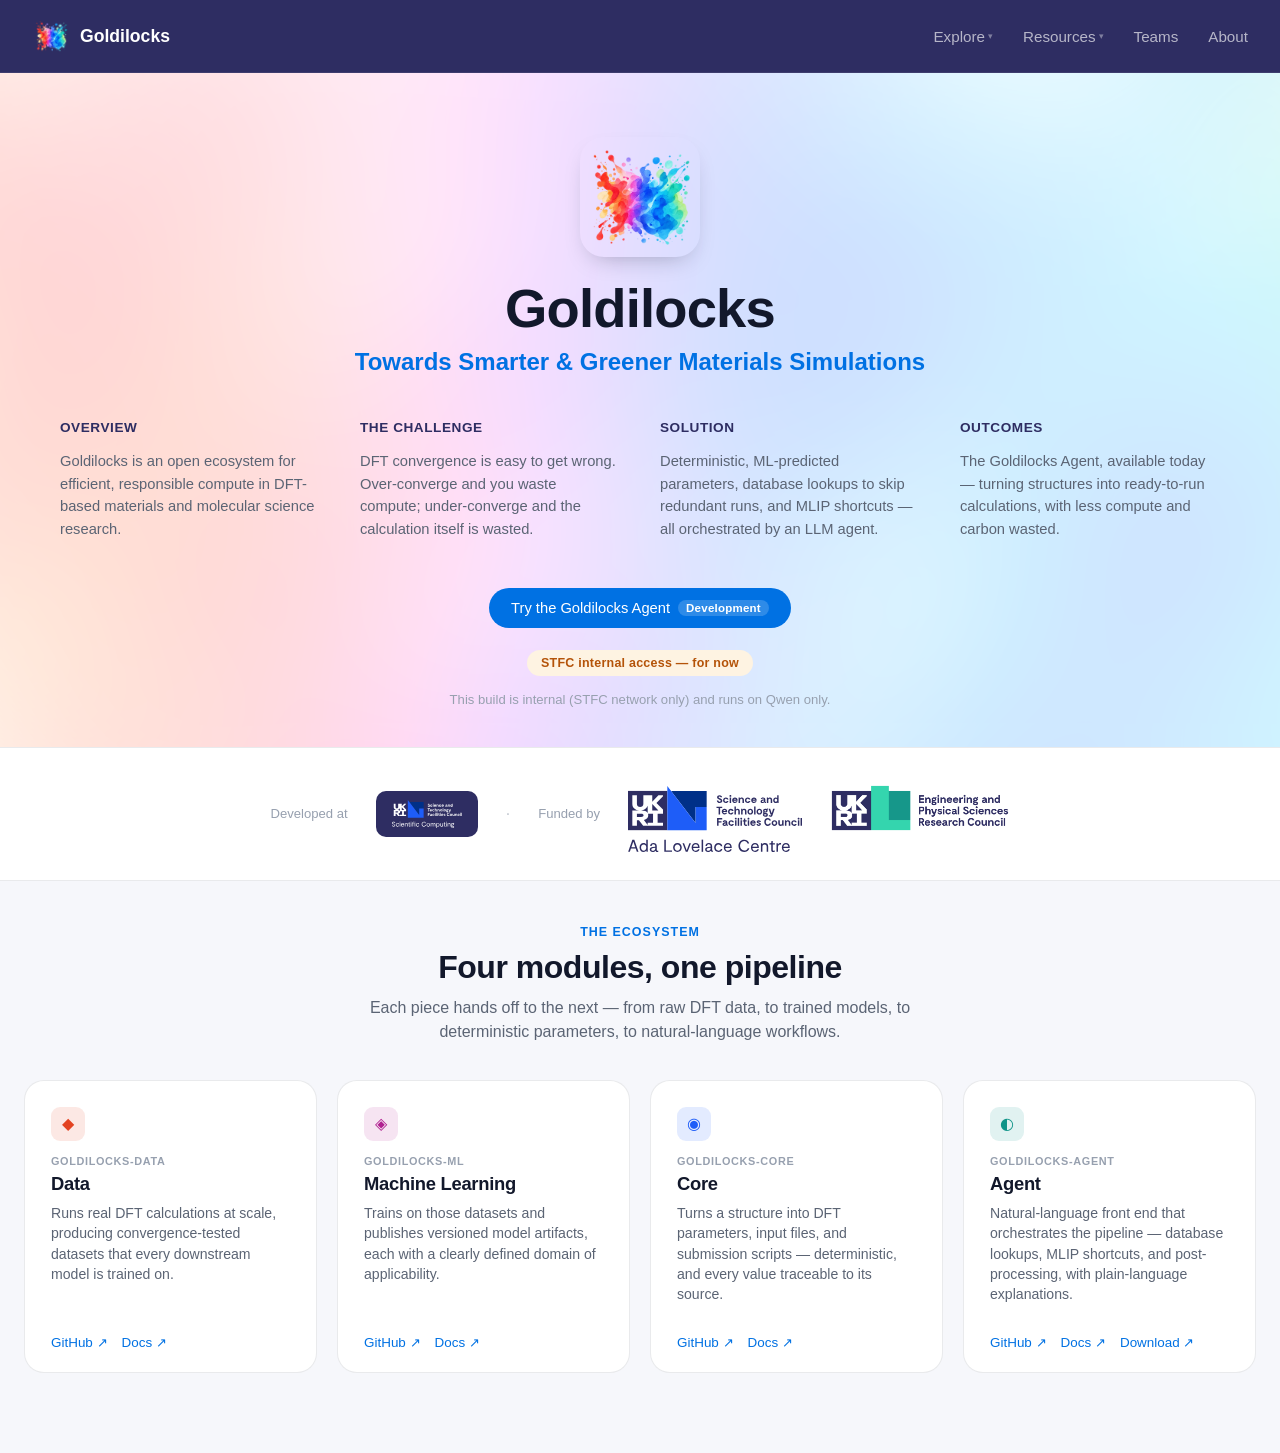
<file: public/index.html>
<!doctype html>
<html lang="en">
<head>
<meta charset="UTF-8" />
<meta name="viewport" content="width=device-width, initial-scale=1.0" />
<title>Goldilocks</title>
<link rel="stylesheet" href="style.css" />
</head>
<body>
<div class="page">
  <nav class="nav">
    <div class="wrap">
      <a href="index.html" class="brand">
        <img src="assets/logo-splash.png" alt="Goldilocks logo" />
        <span>Goldilocks</span>
      </a>
      <button class="nav-toggle" type="button" aria-label="Toggle menu" aria-expanded="false" data-nav-toggle>
        <span></span><span></span><span></span>
      </button>
      <div class="navlinks" data-nav-panel>
        <div class="nav-item">
          <span class="nav-trigger" data-nav-item-trigger>Explore <span class="chevron">▾</span></span>
          <div class="dropdown">
            <div class="dropdown-inner">
              <a href="https://stfc.github.io/goldilocks-data/" target="_blank" rel="noopener noreferrer">Data</a>
              <a href="https://stfc.github.io/goldilocks-ml/" target="_blank" rel="noopener noreferrer">ML</a>
              <a href="https://junwen94.github.io/goldilocks-core/" target="_blank" rel="noopener noreferrer">Core</a>
              <a href="https://stfc.github.io/goldilocks-agent/" target="_blank" rel="noopener noreferrer">Agent</a>
            </div>
          </div>
        </div>

        <div class="nav-item">
          <span class="nav-trigger" data-nav-item-trigger>Resources <span class="chevron">▾</span></span>
          <div class="dropdown">
            <div class="dropdown-inner">
              <a href="https://github.com/stfc/goldilocks-agent/pkgs/container/goldilocks-agent" target="_blank" rel="noopener noreferrer">Install</a>
              <a href="https://stfc.github.io/goldilocks-agent/" target="_blank" rel="noopener noreferrer">Docs</a>
            </div>
          </div>
        </div>

        <a href="#" data-overlay-open="teams-overlay">Teams</a>
        <a href="#" data-overlay-open="about-overlay">About</a>
      </div>
    </div>
  </nav>

  <section class="hero">
    <div class="wrap hero-inner">
      <img class="hero-mark" src="assets/logo-splash.png" alt="Goldilocks" />
      <h1>Goldilocks</h1>
      <p class="hero-subtitle">Towards Smarter &amp; Greener Materials Simulations</p>
    </div>

    <div class="wrap hero-breakdown-wrap">
      <div class="hero-breakdown">
        <div class="breakdown-item">
          <h3>Overview</h3>
          <p>Goldilocks is an open ecosystem for efficient, responsible compute in DFT-based materials and molecular science research.</p>
        </div>
        <div class="breakdown-item">
          <h3>The Challenge</h3>
          <p>DFT convergence is easy to get wrong. Over-converge and you waste compute; under-converge and the calculation itself is wasted.</p>
        </div>
        <div class="breakdown-item">
          <h3>Solution</h3>
          <p>Deterministic, ML-predicted parameters, database lookups to skip redundant runs, and MLIP shortcuts — all orchestrated by an LLM agent.</p>
        </div>
        <div class="breakdown-item">
          <h3>Outcomes</h3>
          <p>The Goldilocks Agent, available today — turning structures into ready-to-run calculations, with less compute and carbon wasted.</p>
        </div>
      </div>
    </div>

    <div class="wrap hero-inner">
      <div class="hero-cta">
        <a class="btn btn-primary" href="http://172.16.113.101:8080/" target="_blank" rel="noopener noreferrer">Try the Goldilocks Agent <span class="btn-track">Development</span></a>
      </div>
      <span class="hero-flag">STFC internal access — for now</span>
      <p class="cta-note">This build is internal (STFC network only) and runs on Qwen only.</p>
    </div>
  </section>

  <section class="trust-bar">
    <div class="wrap trust-inner">
      <span class="trust-label">Developed at</span>
      <a class="trust-logo-chip" href="https://www.sc.stfc.ac.uk/" target="_blank" rel="noopener noreferrer">
        <img src="assets/logo-alt.svg" alt="UKRI-STFC Scientific Computing Department" />
      </a>
      <span class="trust-sep">·</span>
      <span class="trust-label">Funded by</span>
      <a class="trust-logo-plain trust-logo-alc" href="https://www.adalovelacecentre.ac.uk/" target="_blank" rel="noopener noreferrer">
        <img src="assets/alc-logo.svg" alt="Ada Lovelace Centre" />
      </a>
      <a class="trust-logo-plain trust-logo-epsrc" href="https://gtr.ukri.org/projects?ref=EP%2FZ530657%2F1" target="_blank" rel="noopener noreferrer">
        <img src="assets/epsrc-logo.png" alt="EPSRC" />
      </a>
    </div>
  </section>

  <section class="ecosystem">
    <div class="wrap">
      <div class="section-head">
        <div class="kicker">The ecosystem</div>
        <h2>Four modules, one pipeline</h2>
        <p>Each piece hands off to the next — from raw DFT data, to trained models, to deterministic parameters, to natural-language workflows.</p>
      </div>

      <div class="eco-grid">
        <div class="eco-card">
          <div class="icon icon-data">◆</div>
          <div class="kicker">goldilocks-data</div>
          <h3>Data</h3>
          <p class="tagline">Runs real DFT calculations at scale, producing convergence-tested datasets that every downstream model is trained on.</p>
          <div class="links">
            <a href="https://github.com/stfc/goldilocks-data" target="_blank" rel="noopener noreferrer">GitHub ↗</a>
            <a href="https://stfc.github.io/goldilocks-data/" target="_blank" rel="noopener noreferrer">Docs ↗</a>
          </div>
        </div>

        <div class="eco-card">
          <div class="icon icon-ml">◈</div>
          <div class="kicker">goldilocks-ml</div>
          <h3>Machine Learning</h3>
          <p class="tagline">Trains on those datasets and publishes versioned model artifacts, each with a clearly defined domain of applicability.</p>
          <div class="links">
            <a href="https://github.com/stfc/goldilocks-ml" target="_blank" rel="noopener noreferrer">GitHub ↗</a>
            <a href="https://stfc.github.io/goldilocks-ml/" target="_blank" rel="noopener noreferrer">Docs ↗</a>
          </div>
        </div>

        <div class="eco-card">
          <div class="icon icon-core">◉</div>
          <div class="kicker">goldilocks-core</div>
          <h3>Core</h3>
          <p class="tagline">Turns a structure into DFT parameters, input files, and submission scripts — deterministic, and every value traceable to its source.</p>
          <div class="links">
            <a href="https://github.com/junwen94/goldilocks-core" target="_blank" rel="noopener noreferrer">GitHub ↗</a>
            <a href="https://junwen94.github.io/goldilocks-core/" target="_blank" rel="noopener noreferrer">Docs ↗</a>
          </div>
        </div>

        <div class="eco-card">
          <div class="icon icon-agent">◐</div>
          <div class="kicker">goldilocks-agent</div>
          <h3>Agent</h3>
          <p class="tagline">Natural-language front end that orchestrates the pipeline — database lookups, MLIP shortcuts, and post-processing, with plain-language explanations.</p>
          <div class="links">
            <a href="https://github.com/stfc/goldilocks-agent" target="_blank" rel="noopener noreferrer">GitHub ↗</a>
            <a href="https://stfc.github.io/goldilocks-agent/" target="_blank" rel="noopener noreferrer">Docs ↗</a>
            <a href="https://github.com/stfc/goldilocks-agent/pkgs/container/goldilocks-agent" target="_blank" rel="noopener noreferrer">Download ↗</a>
          </div>
        </div>
      </div>
    </div>
  </section>

  <div class="about-overlay" id="about-overlay">
    <div class="about-modal">
      <button class="about-close" type="button" aria-label="Close" data-overlay-close>&times;</button>
      <div class="about-kicker">The Goldilocks Project</div>
      <h2>Overview</h2>
      <p>The Goldilocks project focuses on improving the efficiency and responsible use of computing resources in Density Functional Theory (DFT) calculations. DFT is a crucial method in materials and molecular science, supporting the R&amp;D of functional materials for environmental sustainability.</p>
      <p>DFT-based research consumes a significant amount of resources on supercomputers worldwide, including a substantial portion of the UK's national supercomputing service, ARCHER2. As computing power increases, the environmental impact of DFT-based research grows, making it essential to optimize its efficiency.</p>
      <p>This project aims to provide practical tools and evidence-based best practices for researchers and the compute-resources distribution chain.</p>

      <h3>The Challenge</h3>
      <p>DFT calculations involve numerical approximations that require careful convergence. Inexperienced users may either over-converge, leading to unnecessarily costly calculations, or under-converge, resulting in useless calculations. Both scenarios waste valuable compute resources and electricity. It is estimated that a significant proportion of DFT calculations suffer from such inefficiencies.</p>

      <h3>Solution</h3>
      <p>The Goldilocks project will develop a tool and evidence-based best practices to guide researchers in making the optimal ('Goldilocks') choice of convergence parameters. This will be achieved by:</p>
      <ul>
        <li>Training machine learning (ML) models to predict the convergence parameters for DFT numerical approximations, tailored to the required accuracy in common scientific investigations.</li>
        <li>Creating a tool applicable across all DFT codes commonly used in the UK.</li>
      </ul>

      <h3>Expected Outcomes</h3>
      <ul>
        <li>Significantly increased efficiency and assurance levels in the use of UKRI and EPSRC hardware and software infrastructure.</li>
        <li>Reduction in wasted compute resources, leading to substantial improvements in the environmental sustainability of research infrastructure.</li>
        <li>Quantification and extrapolation of efficiency gains.</li>
        <li>Dissemination of best practices globally.</li>
        <li>Advancement towards ML-based automatic generation of inputs for DFT calculations.</li>
        <li>Automatic a priori calculation of compute resources and carbon footprint.</li>
        <li>Democratization of DFT research.</li>
      </ul>

      <h3>Organisations</h3>
      <p>Lead Research Organisation: STFC — Laboratories<br />Department: Scientific Computing Department</p>
    </div>
  </div>

  <div class="about-overlay" id="teams-overlay">
    <div class="about-modal contact-modal">
      <button class="about-close" type="button" aria-label="Close" data-overlay-close>&times;</button>
      <div class="about-kicker">The Goldilocks Project</div>
      <h2>Teams</h2>

      <h3>Project Lead</h3>
      <div class="contact-grid">
        <div class="contact-card">
          <img src="assets/team/alin-marin-elena.jpg" alt="Alin-Marin Elena" />
          <h4>Alin-Marin Elena</h4>
          <div class="role">Principal Investigator</div>
        </div>
        <div class="contact-card">
          <img src="assets/team/susmita-basak.jpg" alt="Susmita Basak" />
          <h4>Susmita Basak</h4>
          <div class="role">Co-Investigator</div>
        </div>
      </div>

      <h3>Project Members</h3>
      <div class="contact-grid">
        <div class="contact-card">
          <img src="assets/team/junwen-yin.jpg" alt="Junwen Yin" />
          <h4>Junwen Yin</h4>
          <div class="role">Technical Contact</div>
          <a href="mailto:junwen.yin@stfc.ac.uk">junwen.yin@stfc.ac.uk</a>
        </div>
        <div class="contact-card">
          <img src="assets/team/gilberto-teobaldi.jpg" alt="Gilberto Teobaldi" />
          <h4>Gilberto Teobaldi</h4>
        </div>
        <div class="contact-card">
          <img src="assets/team/jaehoon-cha.jpg" alt="Jaehoon Cha" />
          <h4>Jaehoon Cha</h4>
        </div>
      </div>

      <h3>Former Project Members</h3>
      <div class="contact-grid">
        <div class="contact-card">
          <img src="assets/team/elena-patyukova.jpg" alt="Elena Patyukova" />
          <h4>Elena Patyukova</h4>
        </div>
        <div class="contact-card">
          <img src="assets/team/samuel-pinilla.jpg" alt="Samuel Pinilla" />
          <h4>Samuel Pinilla</h4>
        </div>
        <div class="contact-card">
          <img src="assets/team/willow-sparks.jpg" alt="Willow Sparks" />
          <h4>Willow Sparks</h4>
        </div>
      </div>
    </div>
  </div>
</div>
<script src="script.js"></script>
</body>
</html>
</file>
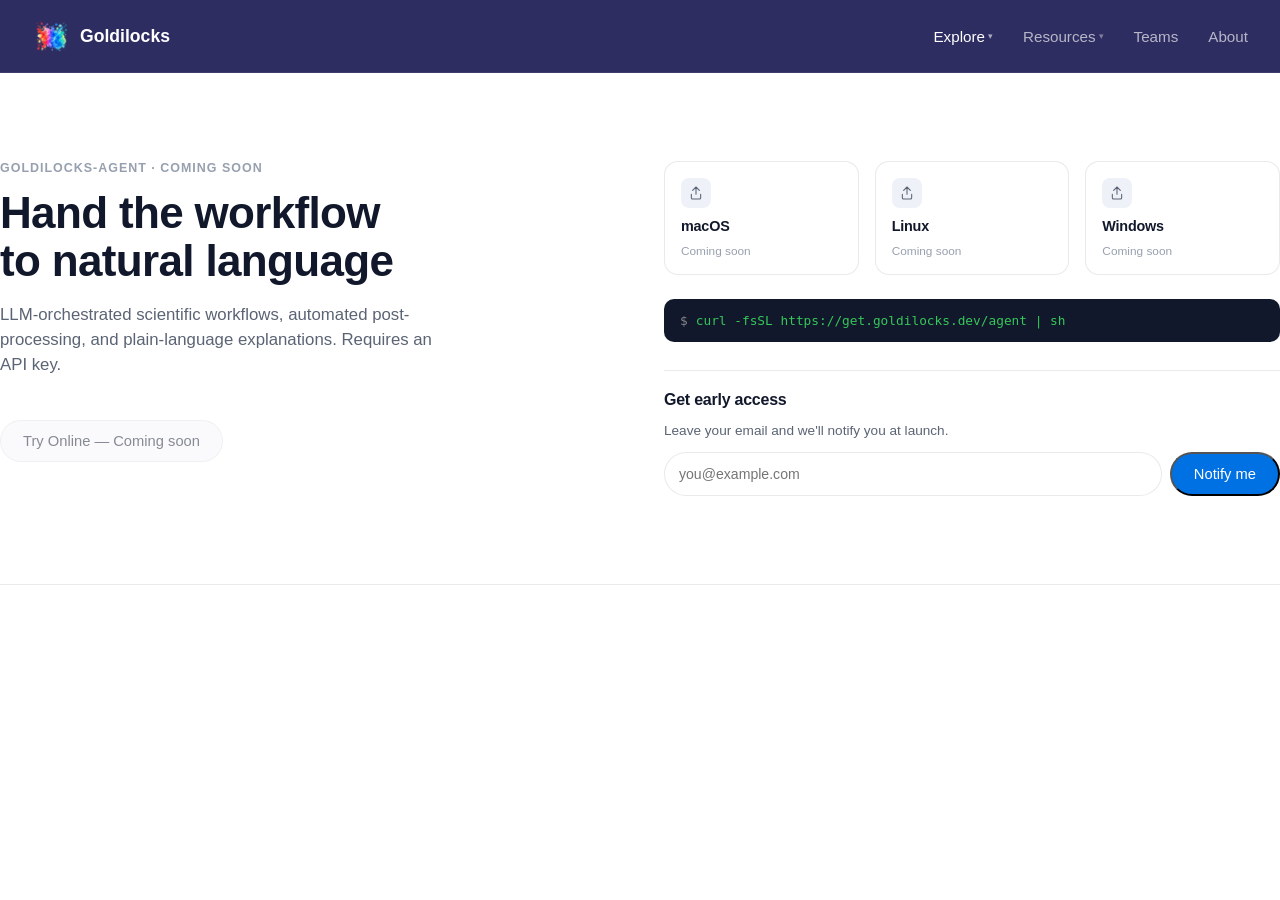
<file: public/agent.html>
<!doctype html>
<html lang="en">
<head>
<meta charset="UTF-8" />
<meta name="viewport" content="width=device-width, initial-scale=1.0" />
<title>Agent — Goldilocks</title>
<link rel="stylesheet" href="style.css" />
</head>
<body>
<div class="page">
  <nav class="nav">
    <div class="wrap">
      <a href="index.html" class="brand">
        <img src="assets/logo-splash.png" alt="Goldilocks logo" />
        <span>Goldilocks</span>
      </a>
      <button class="nav-toggle" type="button" aria-label="Toggle menu" aria-expanded="false" data-nav-toggle>
        <span></span><span></span><span></span>
      </button>
      <div class="navlinks" data-nav-panel>
        <div class="nav-item">
          <span class="nav-trigger active" data-nav-item-trigger>Explore <span class="chevron">▾</span></span>
          <div class="dropdown">
            <div class="dropdown-inner">
              <a href="https://stfc.github.io/goldilocks-data/" target="_blank" rel="noopener noreferrer">Data</a>
              <a href="https://stfc.github.io/goldilocks-ml/" target="_blank" rel="noopener noreferrer">ML</a>
              <a href="https://junwen94.github.io/goldilocks-core/" target="_blank" rel="noopener noreferrer">Core</a>
              <a href="https://stfc.github.io/goldilocks-agent/" target="_blank" rel="noopener noreferrer" class="active">Agent</a>
            </div>
          </div>
        </div>

        <div class="nav-item">
          <span class="nav-trigger" data-nav-item-trigger>Resources <span class="chevron">▾</span></span>
          <div class="dropdown">
            <div class="dropdown-inner">
              <a href="https://github.com/stfc/goldilocks-agent/pkgs/container/goldilocks-agent" target="_blank" rel="noopener noreferrer">Install</a>
              <a href="https://stfc.github.io/goldilocks-agent/" target="_blank" rel="noopener noreferrer">Docs</a>
            </div>
          </div>
        </div>

        <a href="#" data-overlay-open="teams-overlay">Teams</a>
        <a href="#" data-overlay-open="about-overlay">About</a>
      </div>
    </div>
  </nav>

  <section class="sub-hero">
    <div class="wrap sub-hero-inner">
      <div class="sub-left">
        <div class="tag">goldilocks-agent · Coming soon</div>
        <h1>Hand the workflow<br />to natural language</h1>
        <p>LLM-orchestrated scientific workflows, automated post-processing, and plain-language explanations. Requires an API key.</p>
        <a class="btn btn-secondary disabled" href="#">Try Online — Coming soon</a>
      </div>

      <div class="sub-right">
        <div class="download-row">
          <div class="download-item">
            <div class="os-icon" aria-hidden="true">
              <svg viewBox="0 0 24 24" fill="none" stroke="currentColor" stroke-width="1.6"><path d="M12 3v11M7 8l5-5 5 5M5 14v5a2 2 0 0 0 2 2h10a2 2 0 0 0 2-2v-5" stroke-linecap="round" stroke-linejoin="round"/></svg>
            </div>
            <h3>macOS</h3>
            <div class="ver">Coming soon</div>
          </div>
          <div class="download-item">
            <div class="os-icon" aria-hidden="true">
              <svg viewBox="0 0 24 24" fill="none" stroke="currentColor" stroke-width="1.6"><path d="M12 3v11M7 8l5-5 5 5M5 14v5a2 2 0 0 0 2 2h10a2 2 0 0 0 2-2v-5" stroke-linecap="round" stroke-linejoin="round"/></svg>
            </div>
            <h3>Linux</h3>
            <div class="ver">Coming soon</div>
          </div>
          <div class="download-item">
            <div class="os-icon" aria-hidden="true">
              <svg viewBox="0 0 24 24" fill="none" stroke="currentColor" stroke-width="1.6"><path d="M12 3v11M7 8l5-5 5 5M5 14v5a2 2 0 0 0 2 2h10a2 2 0 0 0 2-2v-5" stroke-linecap="round" stroke-linejoin="round"/></svg>
            </div>
            <h3>Windows</h3>
            <div class="ver">Coming soon</div>
          </div>
        </div>

        <div class="install-snippet">
          <span class="prompt">$</span>curl -fsSL https://get.goldilocks.dev/agent | sh
        </div>

        <div class="waitlist">
          <h3>Get early access</h3>
          <p>Leave your email and we'll notify you at launch.</p>
          <form onsubmit="return false;">
            <input type="email" placeholder="you@example.com" />
            <button class="btn btn-primary" type="submit">Notify me</button>
          </form>
        </div>
      </div>
    </div>
  </section>

  <div class="about-overlay" id="about-overlay">
    <div class="about-modal">
      <button class="about-close" type="button" aria-label="Close" data-overlay-close>&times;</button>
      <div class="about-kicker">The Goldilocks Project</div>
      <h2>Overview</h2>
      <p>The Goldilocks project focuses on improving the efficiency and responsible use of computing resources in Density Functional Theory (DFT) calculations. DFT is a crucial method in materials and molecular science, supporting the R&amp;D of functional materials for environmental sustainability.</p>
      <p>DFT-based research consumes a significant amount of resources on supercomputers worldwide, including a substantial portion of the UK's national supercomputing service, ARCHER2. As computing power increases, the environmental impact of DFT-based research grows, making it essential to optimize its efficiency.</p>
      <p>This project aims to provide practical tools and evidence-based best practices for researchers and the compute-resources distribution chain.</p>

      <h3>The Challenge</h3>
      <p>DFT calculations involve numerical approximations that require careful convergence. Inexperienced users may either over-converge, leading to unnecessarily costly calculations, or under-converge, resulting in useless calculations. Both scenarios waste valuable compute resources and electricity. It is estimated that a significant proportion of DFT calculations suffer from such inefficiencies.</p>

      <h3>Solution</h3>
      <p>The Goldilocks project will develop a tool and evidence-based best practices to guide researchers in making the optimal ('Goldilocks') choice of convergence parameters. This will be achieved by:</p>
      <ul>
        <li>Training machine learning (ML) models to predict the convergence parameters for DFT numerical approximations, tailored to the required accuracy in common scientific investigations.</li>
        <li>Creating a tool applicable across all DFT codes commonly used in the UK.</li>
      </ul>

      <h3>Expected Outcomes</h3>
      <ul>
        <li>Significantly increased efficiency and assurance levels in the use of UKRI and EPSRC hardware and software infrastructure.</li>
        <li>Reduction in wasted compute resources, leading to substantial improvements in the environmental sustainability of research infrastructure.</li>
        <li>Quantification and extrapolation of efficiency gains.</li>
        <li>Dissemination of best practices globally.</li>
        <li>Advancement towards ML-based automatic generation of inputs for DFT calculations.</li>
        <li>Automatic a priori calculation of compute resources and carbon footprint.</li>
        <li>Democratization of DFT research.</li>
      </ul>

      <h3>Organisations</h3>
      <p>Lead Research Organisation: STFC — Laboratories<br />Department: Scientific Computing Department</p>
    </div>
  </div>

  <div class="about-overlay" id="teams-overlay">
    <div class="about-modal contact-modal">
      <button class="about-close" type="button" aria-label="Close" data-overlay-close>&times;</button>
      <div class="about-kicker">The Goldilocks Project</div>
      <h2>Teams</h2>

      <h3>Project Lead</h3>
      <div class="contact-grid">
        <div class="contact-card">
          <img src="assets/team/alin-marin-elena.jpg" alt="Alin-Marin Elena" />
          <h4>Alin-Marin Elena</h4>
          <div class="role">Principal Investigator</div>
        </div>
        <div class="contact-card">
          <img src="assets/team/susmita-basak.jpg" alt="Susmita Basak" />
          <h4>Susmita Basak</h4>
          <div class="role">Co-Investigator</div>
        </div>
      </div>

      <h3>Project Members</h3>
      <div class="contact-grid">
        <div class="contact-card">
          <img src="assets/team/junwen-yin.jpg" alt="Junwen Yin" />
          <h4>Junwen Yin</h4>
          <div class="role">Technical Contact</div>
          <a href="mailto:junwen.yin@stfc.ac.uk">junwen.yin@stfc.ac.uk</a>
        </div>
        <div class="contact-card">
          <img src="assets/team/gilberto-teobaldi.jpg" alt="Gilberto Teobaldi" />
          <h4>Gilberto Teobaldi</h4>
        </div>
        <div class="contact-card">
          <img src="assets/team/jaehoon-cha.jpg" alt="Jaehoon Cha" />
          <h4>Jaehoon Cha</h4>
        </div>
      </div>

      <h3>Former Project Members</h3>
      <div class="contact-grid">
        <div class="contact-card">
          <img src="assets/team/elena-patyukova.jpg" alt="Elena Patyukova" />
          <h4>Elena Patyukova</h4>
        </div>
        <div class="contact-card">
          <img src="assets/team/samuel-pinilla.jpg" alt="Samuel Pinilla" />
          <h4>Samuel Pinilla</h4>
        </div>
        <div class="contact-card">
          <img src="assets/team/willow-sparks.jpg" alt="Willow Sparks" />
          <h4>Willow Sparks</h4>
        </div>
      </div>
    </div>
  </div>
</div>
<script src="script.js"></script>
</body>
</html>
</file>
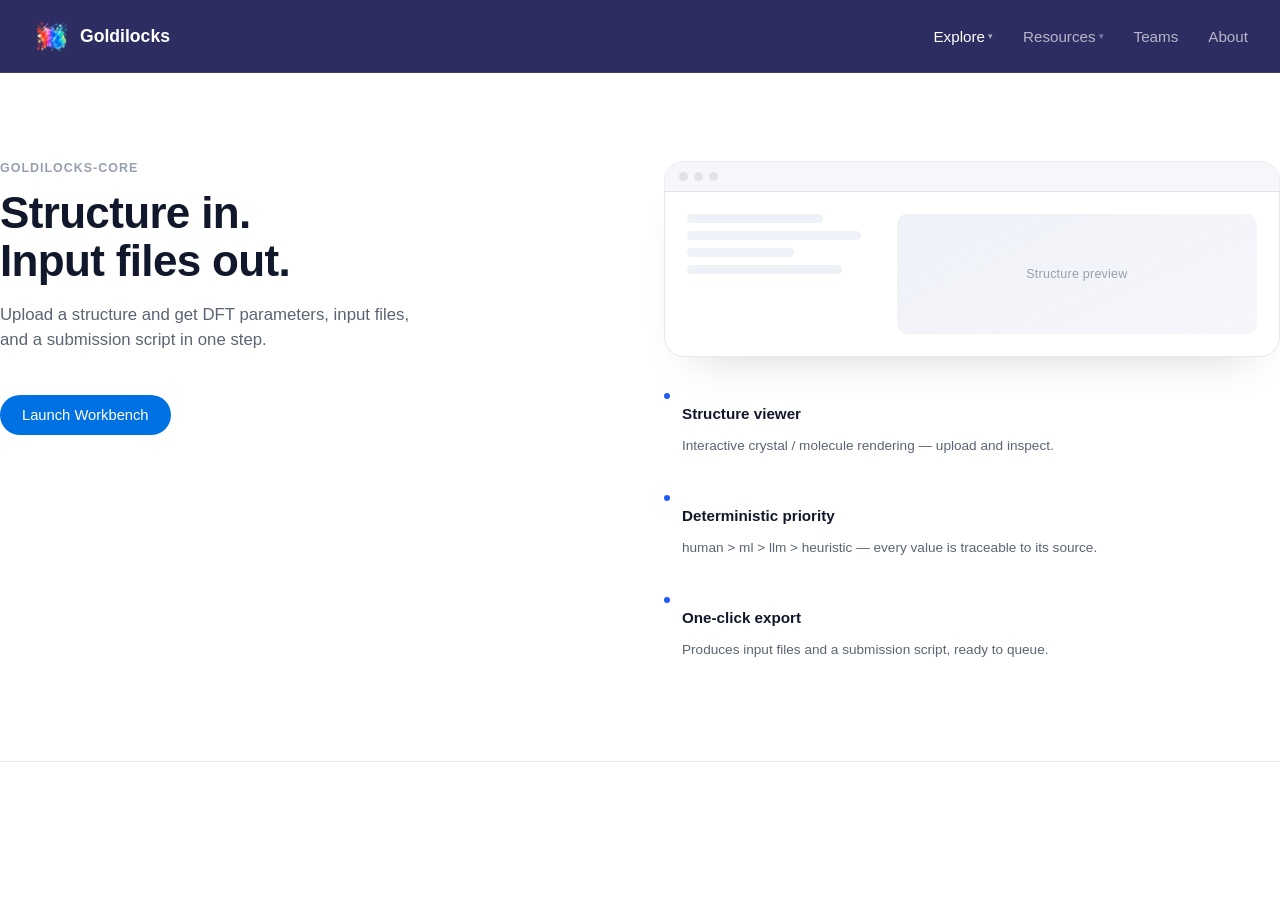
<file: public/core.html>
<!doctype html>
<html lang="en">
<head>
<meta charset="UTF-8" />
<meta name="viewport" content="width=device-width, initial-scale=1.0" />
<title>Core Workbench — Goldilocks</title>
<link rel="stylesheet" href="style.css" />
</head>
<body>
<div class="page">
  <nav class="nav">
    <div class="wrap">
      <a href="index.html" class="brand">
        <img src="assets/logo-splash.png" alt="Goldilocks logo" />
        <span>Goldilocks</span>
      </a>
      <button class="nav-toggle" type="button" aria-label="Toggle menu" aria-expanded="false" data-nav-toggle>
        <span></span><span></span><span></span>
      </button>
      <div class="navlinks" data-nav-panel>
        <div class="nav-item">
          <span class="nav-trigger active" data-nav-item-trigger>Explore <span class="chevron">▾</span></span>
          <div class="dropdown">
            <div class="dropdown-inner">
              <a href="https://stfc.github.io/goldilocks-data/" target="_blank" rel="noopener noreferrer">Data</a>
              <a href="https://stfc.github.io/goldilocks-ml/" target="_blank" rel="noopener noreferrer">ML</a>
              <a href="https://junwen94.github.io/goldilocks-core/" target="_blank" rel="noopener noreferrer" class="active">Core</a>
              <a href="https://stfc.github.io/goldilocks-agent/" target="_blank" rel="noopener noreferrer">Agent</a>
            </div>
          </div>
        </div>

        <div class="nav-item">
          <span class="nav-trigger" data-nav-item-trigger>Resources <span class="chevron">▾</span></span>
          <div class="dropdown">
            <div class="dropdown-inner">
              <a href="https://github.com/stfc/goldilocks-agent/pkgs/container/goldilocks-agent" target="_blank" rel="noopener noreferrer">Install</a>
              <a href="https://stfc.github.io/goldilocks-agent/" target="_blank" rel="noopener noreferrer">Docs</a>
            </div>
          </div>
        </div>

        <a href="#" data-overlay-open="teams-overlay">Teams</a>
        <a href="#" data-overlay-open="about-overlay">About</a>
      </div>
    </div>
  </nav>

  <section class="sub-hero">
    <div class="wrap sub-hero-inner">
      <div class="sub-left">
        <div class="tag">goldilocks-core</div>
        <h1>Structure in.<br />Input files out.</h1>
        <p>Upload a structure and get DFT parameters, input files, and a submission script in one step.</p>
        <a class="btn btn-primary" href="#">Launch Workbench</a>
      </div>

      <div class="sub-right">
        <div class="app-mock">
          <div class="app-mock-bar"><span></span><span></span><span></span></div>
          <div class="app-mock-body">
            <div class="app-mock-panel"><span></span><span></span><span></span><span></span></div>
            <div class="app-mock-canvas"></div>
          </div>
        </div>
        <div class="feature-list">
          <div class="feature">
            <span class="bullet"></span>
            <div>
              <h4>Structure viewer</h4>
              <p>Interactive crystal / molecule rendering — upload and inspect.</p>
            </div>
          </div>
          <div class="feature">
            <span class="bullet"></span>
            <div>
              <h4>Deterministic priority</h4>
              <p>human &gt; ml &gt; llm &gt; heuristic — every value is traceable to its source.</p>
            </div>
          </div>
          <div class="feature">
            <span class="bullet"></span>
            <div>
              <h4>One-click export</h4>
              <p>Produces input files and a submission script, ready to queue.</p>
            </div>
          </div>
        </div>
      </div>
    </div>
  </section>

  <div class="about-overlay" id="about-overlay">
    <div class="about-modal">
      <button class="about-close" type="button" aria-label="Close" data-overlay-close>&times;</button>
      <div class="about-kicker">The Goldilocks Project</div>
      <h2>Overview</h2>
      <p>The Goldilocks project focuses on improving the efficiency and responsible use of computing resources in Density Functional Theory (DFT) calculations. DFT is a crucial method in materials and molecular science, supporting the R&amp;D of functional materials for environmental sustainability.</p>
      <p>DFT-based research consumes a significant amount of resources on supercomputers worldwide, including a substantial portion of the UK's national supercomputing service, ARCHER2. As computing power increases, the environmental impact of DFT-based research grows, making it essential to optimize its efficiency.</p>
      <p>This project aims to provide practical tools and evidence-based best practices for researchers and the compute-resources distribution chain.</p>

      <h3>The Challenge</h3>
      <p>DFT calculations involve numerical approximations that require careful convergence. Inexperienced users may either over-converge, leading to unnecessarily costly calculations, or under-converge, resulting in useless calculations. Both scenarios waste valuable compute resources and electricity. It is estimated that a significant proportion of DFT calculations suffer from such inefficiencies.</p>

      <h3>Solution</h3>
      <p>The Goldilocks project will develop a tool and evidence-based best practices to guide researchers in making the optimal ('Goldilocks') choice of convergence parameters. This will be achieved by:</p>
      <ul>
        <li>Training machine learning (ML) models to predict the convergence parameters for DFT numerical approximations, tailored to the required accuracy in common scientific investigations.</li>
        <li>Creating a tool applicable across all DFT codes commonly used in the UK.</li>
      </ul>

      <h3>Expected Outcomes</h3>
      <ul>
        <li>Significantly increased efficiency and assurance levels in the use of UKRI and EPSRC hardware and software infrastructure.</li>
        <li>Reduction in wasted compute resources, leading to substantial improvements in the environmental sustainability of research infrastructure.</li>
        <li>Quantification and extrapolation of efficiency gains.</li>
        <li>Dissemination of best practices globally.</li>
        <li>Advancement towards ML-based automatic generation of inputs for DFT calculations.</li>
        <li>Automatic a priori calculation of compute resources and carbon footprint.</li>
        <li>Democratization of DFT research.</li>
      </ul>

      <h3>Organisations</h3>
      <p>Lead Research Organisation: STFC — Laboratories<br />Department: Scientific Computing Department</p>
    </div>
  </div>

  <div class="about-overlay" id="teams-overlay">
    <div class="about-modal contact-modal">
      <button class="about-close" type="button" aria-label="Close" data-overlay-close>&times;</button>
      <div class="about-kicker">The Goldilocks Project</div>
      <h2>Teams</h2>

      <h3>Project Lead</h3>
      <div class="contact-grid">
        <div class="contact-card">
          <img src="assets/team/alin-marin-elena.jpg" alt="Alin-Marin Elena" />
          <h4>Alin-Marin Elena</h4>
          <div class="role">Principal Investigator</div>
        </div>
        <div class="contact-card">
          <img src="assets/team/susmita-basak.jpg" alt="Susmita Basak" />
          <h4>Susmita Basak</h4>
          <div class="role">Co-Investigator</div>
        </div>
      </div>

      <h3>Project Members</h3>
      <div class="contact-grid">
        <div class="contact-card">
          <img src="assets/team/junwen-yin.jpg" alt="Junwen Yin" />
          <h4>Junwen Yin</h4>
          <div class="role">Technical Contact</div>
          <a href="mailto:junwen.yin@stfc.ac.uk">junwen.yin@stfc.ac.uk</a>
        </div>
        <div class="contact-card">
          <img src="assets/team/gilberto-teobaldi.jpg" alt="Gilberto Teobaldi" />
          <h4>Gilberto Teobaldi</h4>
        </div>
        <div class="contact-card">
          <img src="assets/team/jaehoon-cha.jpg" alt="Jaehoon Cha" />
          <h4>Jaehoon Cha</h4>
        </div>
      </div>

      <h3>Former Project Members</h3>
      <div class="contact-grid">
        <div class="contact-card">
          <img src="assets/team/elena-patyukova.jpg" alt="Elena Patyukova" />
          <h4>Elena Patyukova</h4>
        </div>
        <div class="contact-card">
          <img src="assets/team/samuel-pinilla.jpg" alt="Samuel Pinilla" />
          <h4>Samuel Pinilla</h4>
        </div>
        <div class="contact-card">
          <img src="assets/team/willow-sparks.jpg" alt="Willow Sparks" />
          <h4>Willow Sparks</h4>
        </div>
      </div>
    </div>
  </div>
</div>
<script src="script.js"></script>
</body>
</html>
</file>
<file: public/style.css>
:root {
  --bg: #ffffff;
  --bg-soft: #f6f7fb;
  --bg-sunken: #eef1f8;
  --text: #12182b;
  --text-dim: #5b6474;
  --text-faint: #97a0af;
  --navy: #2e2d62;
  --navy-soft: #3d3c7a;
  --blue: #0071e3;
  --blue-hover: #0077ed;
  --line: rgba(18, 24, 43, 0.09);
  --amber: #b45309;
  --amber-bg: #fef3e2;
  --icon-data: #e34321;
  --icon-ml: #b02090;
  --icon-core: #1e5df8;
  --icon-agent: #0f9488;
  --radius-lg: 20px;
  --radius-md: 14px;
  --radius-sm: 10px;
  font-size: 16px;
}

* { box-sizing: border-box; }

html, body {
  margin: 0;
  padding: 0;
  overflow-x: hidden;
  background: var(--bg);
  color: var(--text);
  font-family: -apple-system, BlinkMacSystemFont, "SF Pro Display", "Inter", "Segoe UI", sans-serif;
  -webkit-font-smoothing: antialiased;
}

h1, h2, h3 {
  letter-spacing: -0.015em;
  margin: 0;
  font-weight: 600;
}

a { color: inherit; text-decoration: none; }

.page {
  min-height: 100vh;
  display: flex;
  flex-direction: column;
}

.wrap {
  width: 100%;
  max-width: 1320px;
  margin: 0 auto;
  padding: 0 24px;
}

/* ---------- nav ---------- */
.nav {
  flex: 0 0 auto;
  position: sticky;
  top: 0;
  z-index: 40;
  background: var(--navy);
  border-bottom: 1px solid rgba(255, 255, 255, 0.08);
}

.nav .wrap {
  display: flex;
  align-items: center;
  justify-content: space-between;
  height: 72px;
  max-width: none;
  padding: 0 32px;
}

.brand {
  display: flex;
  align-items: center;
  gap: 10px;
  font-weight: 600;
  font-size: 1.1rem;
  color: #ffffff;
}

.brand img {
  width: 38px;
  height: 38px;
  border-radius: 9px;
  object-fit: cover;
}

.nav-toggle {
  display: none;
  flex-direction: column;
  justify-content: center;
  gap: 5px;
  width: 40px;
  height: 40px;
  padding: 0;
  border: none;
  border-radius: 8px;
  background: transparent;
  cursor: pointer;
}

.nav-toggle span {
  display: block;
  width: 20px;
  height: 2px;
  margin: 0 auto;
  background: #ffffff;
  border-radius: 2px;
  transition: transform .2s ease, opacity .2s ease;
}

.nav-toggle:hover { background: rgba(255, 255, 255, 0.08); }

.nav-toggle.open span:nth-child(1) { transform: translateY(7px) rotate(45deg); }
.nav-toggle.open span:nth-child(2) { opacity: 0; }
.nav-toggle.open span:nth-child(3) { transform: translateY(-7px) rotate(-45deg); }

.navlinks {
  display: flex;
  align-items: center;
  gap: 30px;
  font-size: 0.95rem;
  color: rgba(255, 255, 255, 0.65);
}

.navlinks a { transition: color .15s ease; }
.navlinks a:hover, .navlinks a.active { color: #ffffff; }

.nav-item {
  position: relative;
  display: flex;
  align-items: center;
}

.nav-trigger {
  display: inline-flex;
  align-items: center;
  cursor: default;
  transition: color .15s ease;
}

.nav-trigger .chevron {
  font-size: 0.6em;
  margin-left: 3px;
  opacity: 0.6;
  transition: transform .15s ease;
}

.nav-item:hover .nav-trigger,
.nav-trigger.active {
  color: #ffffff;
}

.nav-item:hover .nav-trigger .chevron {
  transform: rotate(180deg);
}

.dropdown {
  position: absolute;
  top: 100%;
  left: 50%;
  transform: translateX(-50%);
  padding-top: 14px;
  opacity: 0;
  visibility: hidden;
  transition: opacity .15s ease;
  z-index: 20;
}

.nav-item:hover .dropdown,
.nav-item:focus-within .dropdown {
  opacity: 1;
  visibility: visible;
}

.dropdown-inner {
  min-width: 140px;
  padding: 6px;
  border-radius: 12px;
  background: var(--navy-soft);
  box-shadow: 0 16px 32px -12px rgba(0, 0, 0, 0.45);
  display: flex;
  flex-direction: column;
  gap: 2px;
}

.dropdown-inner a {
  padding: 8px 14px;
  border-radius: 7px;
  font-size: 0.9rem;
  color: rgba(255, 255, 255, 0.75);
  white-space: nowrap;
  transition: background .15s ease, color .15s ease;
}

.dropdown-inner a:hover,
.dropdown-inner a.active {
  background: rgba(255, 255, 255, 0.1);
  color: #ffffff;
}

@media (max-width: 900px) {
  .nav .wrap { padding: 0 20px; }
  .nav-toggle { display: flex; }

  .navlinks {
    position: absolute;
    top: 100%;
    left: 0;
    right: 0;
    flex-direction: column;
    align-items: stretch;
    gap: 2px;
    background: var(--navy);
    border-bottom: 1px solid rgba(255, 255, 255, 0.08);
    box-shadow: 0 20px 32px -20px rgba(0, 0, 0, 0.5);
    padding: 8px 16px 18px;
    max-height: 0;
    overflow: hidden;
    visibility: hidden;
    transition: max-height .25s ease;
  }

  .navlinks.open {
    max-height: 480px;
    visibility: visible;
  }

  .navlinks > a {
    padding: 12px 4px;
    border-top: 1px solid rgba(255, 255, 255, 0.08);
  }

  .nav-item { flex-direction: column; align-items: stretch; }
  .nav-trigger {
    padding: 12px 4px;
    border-top: 1px solid rgba(255, 255, 255, 0.08);
    justify-content: space-between;
  }

  .dropdown {
    position: static;
    transform: none;
    padding-top: 0;
    opacity: 1;
    visibility: visible;
    transition: none;
  }

  .nav-item .dropdown { display: none; }
  .nav-item.open .dropdown { display: block; }
  .nav-item.open .nav-trigger .chevron { transform: rotate(180deg); }

  .dropdown-inner {
    background: transparent;
    box-shadow: none;
    padding: 0 0 4px 12px;
  }

  .dropdown-inner a { color: rgba(255, 255, 255, 0.6); }
}

/* ---------- hero ---------- */
.hero {
  position: relative;
  overflow: hidden;
  background: var(--bg);
  border-bottom: 1px solid var(--line);
  padding: clamp(36px, 5vw, 64px) 0 clamp(28px, 3.5vw, 40px);
}

.hero::before {
  content: "";
  position: absolute;
  inset: -25%;
  background-image: url('assets/logo-splash.png');
  background-size: 150% auto;
  background-position: center;
  background-repeat: no-repeat;
  filter: blur(80px) saturate(1.25);
  opacity: 0.5;
  z-index: 0;
  pointer-events: none;
  animation: splash-flow 24s ease-in-out infinite;
}

@keyframes splash-flow {
  0%   { transform: translate(0%, 0%) scale(1) rotate(0deg); filter: blur(80px) saturate(1.25) hue-rotate(0deg); }
  33%  { transform: translate(-3%, 2%) scale(1.08) rotate(3deg); filter: blur(80px) saturate(1.4) hue-rotate(10deg); }
  66%  { transform: translate(2%, -3%) scale(1.05) rotate(-3deg); filter: blur(80px) saturate(1.3) hue-rotate(-8deg); }
  100% { transform: translate(0%, 0%) scale(1) rotate(0deg); filter: blur(80px) saturate(1.25) hue-rotate(0deg); }
}

@media (prefers-reduced-motion: reduce) {
  .hero::before { animation: none; }
}

.hero::after {
  content: "";
  position: absolute;
  inset: 0;
  background: rgba(255, 255, 255, 0.62);
  z-index: 0;
  pointer-events: none;
}

.hero-inner {
  position: relative;
  z-index: 1;
  display: flex;
  flex-direction: column;
  align-items: center;
  text-align: center;
  max-width: 860px;
  margin: 0 auto;
  width: 100%;
}

.hero-inner > * { max-width: 100%; margin-bottom: 0; }

.hero-flag {
  display: inline-flex;
  align-items: center;
  gap: 6px;
  padding: 6px 14px;
  border-radius: 999px;
  background: var(--amber-bg);
  color: var(--amber);
  font-size: 0.78rem;
  font-weight: 600;
  letter-spacing: 0.02em;
  margin-top: 22px;
}

.hero-mark {
  width: 120px;
  height: 120px;
  border-radius: 24px;
  object-fit: cover;
  margin-bottom: 20px;
  box-shadow: 0 10px 24px -12px rgba(18, 24, 43, 0.35);
}

.hero h1 {
  font-size: clamp(2.2rem, 4.6vw, 3.4rem);
  color: var(--text);
}

.hero-subtitle {
  margin-top: 8px;
  color: var(--blue);
  font-size: clamp(1.15rem, 2vw, 1.5rem);
  font-weight: 600;
}

.hero-breakdown-wrap {
  position: relative;
  z-index: 1;
  margin-top: 44px;
}

.hero-breakdown {
  max-width: 1160px;
  margin: 0 auto;
  display: grid;
  grid-template-columns: repeat(4, 1fr);
  gap: 32px 40px;
  text-align: left;
  width: 100%;
}

.breakdown-item h3 {
  font-size: 0.85rem;
  font-weight: 600;
  color: var(--navy);
  text-transform: uppercase;
  letter-spacing: 0.04em;
  margin-bottom: 8px;
}

.breakdown-item p {
  color: var(--text-dim);
  font-size: 0.92rem;
  line-height: 1.55;
}

.hero-cta {
  display: flex;
  flex-wrap: wrap;
  justify-content: center;
  gap: 14px;
  margin-top: 32px;
}

.hero .cta-note {
  margin-top: 16px;
  font-size: 0.82rem;
  color: var(--text-faint);
  text-align: center;
}

/* ---------- trust bar ---------- */
.trust-bar {
  border-bottom: 1px solid var(--line);
  background: var(--bg);
  padding: 28px 0;
}

.trust-inner {
  display: flex;
  flex-wrap: wrap;
  align-items: center;
  justify-content: center;
  gap: 14px 28px;
}

.trust-label {
  font-size: 0.82rem;
  color: var(--text-faint);
  white-space: nowrap;
}

.trust-logo-chip {
  display: inline-flex;
  align-items: center;
  background: var(--navy);
  border-radius: var(--radius-sm);
  padding: 9px 16px;
  transition: transform .15s ease;
}

.trust-logo-chip:hover { transform: translateY(-1px); }

.trust-logo-chip img { height: 28px; width: auto; display: block; }

.trust-logo-plain { display: inline-flex; align-items: center; }
.trust-logo-plain img { height: 48px; width: auto; display: block; }
/* alc-logo.svg bundles a second "Ada Lovelace Centre" text row under the UKRI mark,
   so its mark sits at a smaller share of the image height than epsrc-logo.png's —
   sized up so the UKRI lettering reads at the same size in both. */
.trust-logo-alc img { height: 66px; margin-top: 10px; }
/* epsrc-logo.png's mark sits lower within its own frame than alc-logo.svg's does;
   nudge it up so the two UKRI marks line up horizontally, then both are nudged
   down together (via alc's margin-top) to match the STFC chip's visual center. */
.trust-logo-epsrc img { transform: translateY(-6px); }

.trust-sep {
  color: var(--text-faint);
  opacity: 0.6;
}

/* ---------- ecosystem section ---------- */
.ecosystem {
  padding: clamp(28px, 4vw, 44px) 0 clamp(48px, 7vw, 80px);
  background: var(--bg-soft);
}

.section-head {
  max-width: 620px;
  margin: 0 auto 36px;
  text-align: center;
}

.section-head .kicker {
  font-size: 0.78rem;
  font-weight: 600;
  color: var(--blue);
  text-transform: uppercase;
  letter-spacing: 0.08em;
  margin-bottom: 10px;
}

.section-head h2 {
  font-size: clamp(1.5rem, 2.6vw, 2rem);
  color: var(--text);
}

.section-head p {
  margin-top: 10px;
  color: var(--text-dim);
  font-size: 1rem;
  line-height: 1.5;
}

.eco-grid {
  display: grid;
  grid-template-columns: repeat(4, 1fr);
  gap: 20px;
}

.eco-card {
  display: flex;
  flex-direction: column;
  padding: 26px 26px 22px;
  background: var(--bg);
  border: 1px solid var(--line);
  border-radius: var(--radius-lg);
  transition: transform .2s ease, box-shadow .2s ease, border-color .2s ease;
  min-width: 0;
}

.eco-card:hover {
  transform: translateY(-3px);
  box-shadow: 0 20px 36px -22px rgba(18, 24, 43, 0.22);
  border-color: transparent;
}

.eco-card .icon {
  width: 34px;
  height: 34px;
  border-radius: 9px;
  display: flex;
  align-items: center;
  justify-content: center;
  font-size: 1rem;
  margin-bottom: 14px;
}

.icon-data { background: rgba(227, 67, 33, 0.12); color: var(--icon-data); }
.icon-ml { background: rgba(176, 32, 144, 0.12); color: var(--icon-ml); }
.icon-core { background: rgba(30, 93, 248, 0.12); color: var(--icon-core); }
.icon-agent { background: rgba(15, 148, 136, 0.12); color: var(--icon-agent); }

.eco-card .kicker {
  font-size: 0.68rem;
  font-weight: 600;
  color: var(--text-faint);
  text-transform: uppercase;
  letter-spacing: 0.06em;
  margin-bottom: 6px;
}

.eco-card h3 {
  font-size: 1.15rem;
  color: var(--text);
}

.eco-card p.tagline {
  margin-top: 8px;
  color: var(--text-dim);
  font-size: 0.88rem;
  line-height: 1.45;
}

.eco-card .links {
  display: flex;
  flex-wrap: wrap;
  gap: 14px;
  margin-top: auto;
  padding-top: 16px;
  font-size: 0.84rem;
}

.eco-card .links a { color: var(--blue); }
.eco-card .links a:hover { text-decoration: underline; }
.eco-card .links a.muted { color: var(--text-faint); pointer-events: none; }

/* ---------- buttons ---------- */
.btn {
  position: relative;
  padding: 12px 22px;
  border-radius: 999px;
  font-size: 0.92rem;
  font-weight: 500;
  transition: all .15s ease;
  display: inline-flex;
  align-items: center;
  gap: 8px;
}

.btn-primary { background: var(--blue); color: #ffffff; }
.btn-primary:hover { background: var(--blue-hover); }

.btn-secondary {
  background: var(--bg-soft);
  border: 1px solid var(--line);
  color: var(--text);
}
.btn-secondary:hover { background: #ececee; }

.btn.disabled { opacity: 0.5; pointer-events: none; }

.btn-track {
  font-size: 0.72rem;
  font-weight: 600;
  padding: 2px 8px;
  border-radius: 999px;
  background: rgba(255, 255, 255, 0.18);
  letter-spacing: 0.02em;
}

.btn-secondary .btn-track { background: rgba(18, 24, 43, 0.08); color: var(--text-dim); }

.link-more {
  color: var(--blue);
  font-size: 0.95rem;
  display: inline-flex;
  align-items: center;
  gap: 4px;
}
.link-more:hover { text-decoration: underline; }

/* ---------- sub page hero (core / agent) ---------- */
.sub-hero {
  border-bottom: 1px solid var(--line);
}

.sub-hero-inner {
  display: grid;
  grid-template-columns: 1fr 1fr;
  gap: 48px;
  padding: clamp(48px, 8vw, 88px) 0;
}

.sub-left .tag {
  font-size: 0.78rem;
  color: var(--text-faint);
  text-transform: uppercase;
  letter-spacing: 0.08em;
  margin-bottom: 14px;
  font-weight: 600;
}

.sub-left h1 {
  font-size: clamp(2rem, 3.6vw, 2.75rem);
  color: var(--text);
  line-height: 1.1;
}

.sub-left p {
  margin-top: 16px;
  color: var(--text-dim);
  font-size: 1.05rem;
  line-height: 1.5;
  max-width: 440px;
}

.sub-left .btn { margin-top: 26px; }

.sub-right {
  display: flex;
  flex-direction: column;
  justify-content: center;
}

/* core: app preview mock + feature list */
.app-mock {
  border-radius: var(--radius-lg);
  border: 1px solid var(--line);
  background: var(--bg);
  overflow: hidden;
  margin-bottom: 28px;
  box-shadow: 0 24px 48px -32px rgba(18, 24, 43, 0.25);
}

.app-mock-bar {
  display: flex;
  align-items: center;
  gap: 6px;
  padding: 10px 14px;
  background: var(--bg-soft);
  border-bottom: 1px solid var(--line);
}

.app-mock-bar span {
  width: 9px;
  height: 9px;
  border-radius: 50%;
  background: var(--line);
}

.app-mock-body {
  padding: 22px;
  display: flex;
  gap: 16px;
}

.app-mock-panel {
  flex: 0 0 34%;
  display: flex;
  flex-direction: column;
  gap: 8px;
}

.app-mock-panel span {
  display: block;
  height: 9px;
  border-radius: 5px;
  background: var(--bg-sunken);
}
.app-mock-panel span:nth-child(1) { width: 70%; }
.app-mock-panel span:nth-child(2) { width: 90%; }
.app-mock-panel span:nth-child(3) { width: 55%; }
.app-mock-panel span:nth-child(4) { width: 80%; }

.app-mock-canvas {
  flex: 1;
  border-radius: var(--radius-sm);
  background: linear-gradient(155deg, var(--bg-sunken), var(--bg-soft));
  min-height: 120px;
  position: relative;
}

.app-mock-canvas::after {
  content: "Structure preview";
  position: absolute;
  inset: 0;
  display: flex;
  align-items: center;
  justify-content: center;
  color: var(--text-faint);
  font-size: 0.78rem;
  letter-spacing: 0.02em;
}

.feature-list { display: flex; flex-direction: column; gap: 18px; }
.feature-list .feature {
  display: flex;
  gap: 12px;
}
.feature-list .feature .bullet {
  flex: 0 0 auto;
  width: 6px;
  height: 6px;
  margin-top: 8px;
  border-radius: 50%;
  background: var(--icon-core);
}
.feature-list .feature h4 {
  font-size: 0.95rem;
  color: var(--text);
  margin-bottom: 3px;
  font-weight: 600;
}
.feature-list .feature p {
  font-size: 0.85rem;
  color: var(--text-dim);
  line-height: 1.45;
}

/* agent: downloads + waitlist */
.download-row {
  display: flex;
  gap: 16px;
  margin-bottom: 24px;
}
.download-item {
  flex: 1;
  display: flex;
  flex-direction: column;
  align-items: flex-start;
  gap: 10px;
  padding: 16px;
  border: 1px solid var(--line);
  border-radius: var(--radius-md);
  background: var(--bg);
}
.download-item .os-icon {
  width: 30px;
  height: 30px;
  display: flex;
  align-items: center;
  justify-content: center;
  border-radius: 8px;
  background: var(--bg-sunken);
  color: var(--text-dim);
}
.download-item .os-icon svg { width: 16px; height: 16px; }
.download-item h3 { font-size: 0.9rem; color: var(--text); margin: 0; }
.download-item .ver { font-size: 0.74rem; color: var(--text-faint); }

.install-snippet {
  padding: 14px 16px;
  border-radius: var(--radius-sm);
  background: #12182b;
  font-family: "SF Mono", Menlo, monospace;
  font-size: 0.8rem;
  color: #34c759;
  margin-bottom: 28px;
  overflow-x: auto;
  white-space: nowrap;
}
.install-snippet .prompt { color: #86868b; margin-right: 8px; }

.waitlist {
  padding-top: 20px;
  border-top: 1px solid var(--line);
}
.waitlist h3 { font-size: 1rem; color: var(--text); margin-bottom: 6px; }
.waitlist p { font-size: 0.85rem; color: var(--text-dim); margin-bottom: 14px; }
.waitlist form { display: flex; gap: 8px; }
.waitlist input {
  flex: 1;
  padding: 11px 14px;
  border-radius: 999px;
  border: 1px solid var(--line);
  background: #ffffff;
  color: var(--text);
  font-size: 0.88rem;
}
.waitlist input:focus { outline: none; border-color: var(--blue); }

/* ---------- about modal ---------- */
.about-overlay {
  display: none;
  position: fixed;
  inset: 0;
  align-items: center;
  justify-content: center;
  padding: 24px;
  background: rgba(18, 24, 43, 0.55);
  z-index: 100;
}

.about-overlay.open { display: flex; }

.about-modal {
  position: relative;
  width: 100%;
  max-width: 620px;
  max-height: 84vh;
  overflow-y: auto;
  background: #ffffff;
  border-radius: var(--radius-lg);
  padding: 40px 44px;
  box-shadow: 0 30px 60px -20px rgba(0, 0, 0, 0.35);
}

.about-close {
  position: absolute;
  top: 16px;
  right: 16px;
  width: 32px;
  height: 32px;
  border: none;
  border-radius: 999px;
  background: var(--bg-soft);
  color: var(--text-dim);
  font-size: 1.1rem;
  line-height: 1;
  cursor: pointer;
}
.about-close:hover { background: #ececee; color: var(--text); }

.about-kicker {
  font-size: 0.7rem;
  font-weight: 600;
  color: var(--text-faint);
  text-transform: uppercase;
  letter-spacing: 0.08em;
  margin-bottom: 6px;
}

.about-modal h2 {
  font-size: 1.5rem;
  color: var(--text);
  margin-bottom: 14px;
}

.about-modal h3 {
  font-size: 1rem;
  color: var(--text);
  margin-top: 22px;
  margin-bottom: 8px;
}

.about-modal p {
  font-size: 0.9rem;
  color: var(--text-dim);
  line-height: 1.55;
}

.about-modal ul {
  margin: 0;
  padding-left: 18px;
}
.about-modal ul li {
  font-size: 0.9rem;
  color: var(--text-dim);
  line-height: 1.55;
  margin-bottom: 6px;
}

.contact-modal { max-width: 720px; }

.contact-grid {
  display: grid;
  grid-template-columns: repeat(3, 1fr);
  gap: 20px;
  margin-top: 18px;
}

.contact-card {
  display: flex;
  flex-direction: column;
  align-items: center;
  text-align: center;
  gap: 2px;
}

.contact-card img {
  width: 84px;
  height: 84px;
  border-radius: 50%;
  object-fit: cover;
  margin-bottom: 8px;
}

.contact-card h4 {
  margin: 0;
  font-size: 0.88rem;
  color: var(--text);
  font-weight: 600;
}

.contact-card .role {
  font-size: 0.76rem;
  color: var(--text-faint);
}

.contact-card a {
  font-size: 0.76rem;
  color: var(--blue);
  word-break: break-all;
}
.contact-card a:hover { text-decoration: underline; }

/* ---------- responsive ---------- */
@media (max-width: 900px) {
  .eco-grid { grid-template-columns: repeat(2, 1fr); }
  .hero-breakdown { grid-template-columns: repeat(2, 1fr); max-width: 520px; margin-left: auto; margin-right: auto; }
  .sub-hero-inner { grid-template-columns: 1fr; gap: 40px; }
  .sub-left p { max-width: none; }
}

@media (max-width: 640px) {
  .wrap { padding: 0 18px; }
  .eco-grid { grid-template-columns: 1fr; }
  .hero-breakdown { grid-template-columns: 1fr; max-width: 380px; }
  .hero-cta { flex-direction: column; align-items: stretch; width: 100%; }
  .hero-cta .btn { justify-content: center; }
  .download-row { flex-direction: column; }
  .contact-grid { grid-template-columns: repeat(2, 1fr); }
  .about-modal { padding: 32px 24px; }
}
</file>
